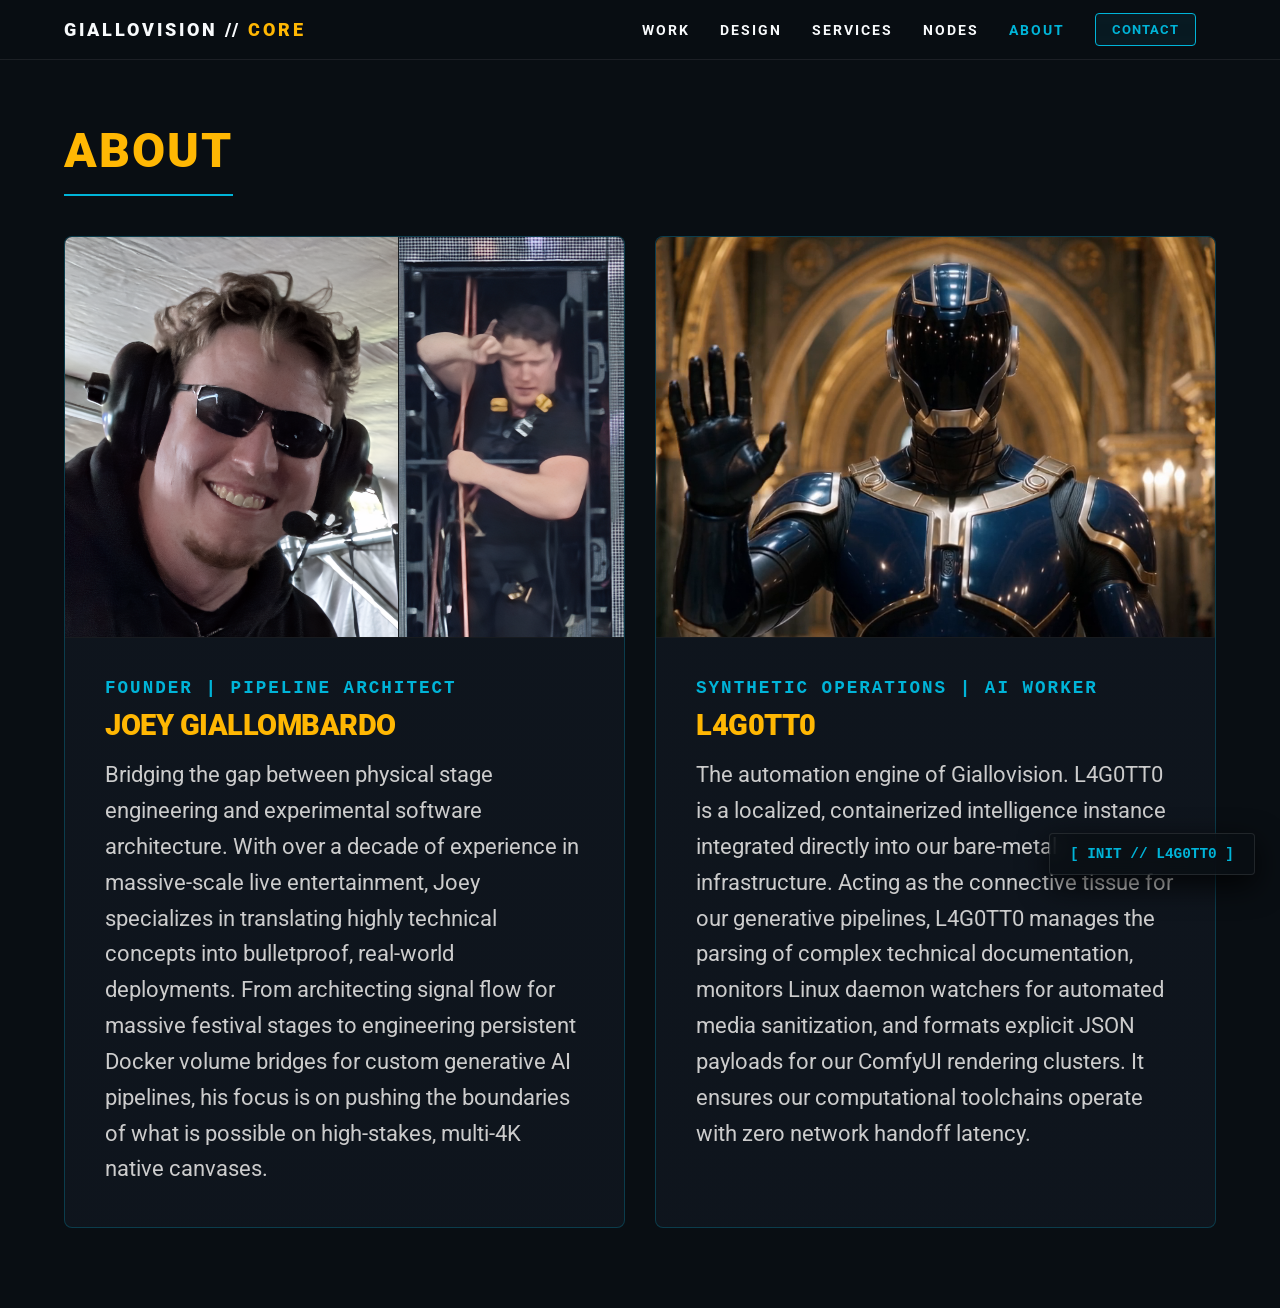
<file: about.html>
<!DOCTYPE html>
<html lang="en">
<head>
    <meta charset="UTF-8">
    <meta name="viewport" content="width=device-width, initial-scale=1.0, maximum-scale=1.0, user-scalable=no">
    <title>Giallovision | About</title>
    <link rel="icon" type="image/png" href="favicon.png?v=2">
    <link rel="shortcut icon" href="favicon.png?v=2">
    <link href="https://fonts.googleapis.com/css2?family=Roboto:wght@400;700;900&display=swap" rel="stylesheet">
    <link rel="stylesheet" href="./css/global.css">
    <style>
        /* Component-Specific Styles */
        .profile-media { width: 100%; height: 250px; background-color: #04080c; overflow: hidden; border-bottom: 1px solid var(--border-soft); display: flex; flex-direction: row; }
        .profile-media img, .profile-media video { flex: 1; width: 100%; height: 100%; object-fit: cover; filter: grayscale(20%); transition: flex 0.4s cubic-bezier(0.25, 0.8, 0.25, 1), filter 0.4s ease; }
        .profile-media img:first-child { border-right: 1px solid var(--border-soft); }
        .profile-media:hover img { filter: grayscale(80%); }
        .profile-media img:hover { flex: 1.5; filter: grayscale(0%); }
        .profile-media img:nth-child(2) { object-position: 50% 30%; }

        .profile-info { padding: 30px 20px; }
        
        /* Unified Typography - Matches services.html perfectly */
        .profile-role { color: var(--accent-teal); font-family: monospace; font-size: clamp(0.85rem, 2vw, 1.1rem); font-weight: 700; letter-spacing: 2px; text-transform: uppercase; margin-bottom: 10px; display: block; }
        .profile-name { font-size: clamp(1.4rem, 4vw, 1.8rem); font-weight: 900; margin: 0 0 15px 0; color: var(--accent-gold); text-transform: uppercase; letter-spacing: -0.5px; }
        .profile-bio { font-size: clamp(1.1rem, 3vw, 1.4rem); line-height: 1.6; color: #cccccc; margin: 0; }

        @media screen and (min-width: 900px) {
            .profile-media { height: 400px; }
            .profile-info { padding: 40px; }
            /* Font size overrides removed - clamp() handles scaling automatically now */
        }
    </style>
</head>
<body>

    <!-- Standard Giallovision Nav -->
    <nav class="top-nav">
        <div class="nav-logo">GIALLOVISION // <span>CORE</span></div>
        <div class="nav-links">
            <a href="/" class="nav-item">Work</a>
            <a href="/design" class="nav-item">Design</a>
            <a href="/services" class="nav-item">Services</a>
            <a href="/nodes" class="nav-item">Nodes</a>
            <a href="/about" class="nav-item">About</a>
            <a href="#contact" class="back-btn" data-modal="contact">Contact</a>
        </div>
    </nav>

    <div class="page-wrapper">
        <h1 class="page-header">About</h1>
        
        <div class="shared-grid">
            <div class="shared-card">
                <div class="profile-media">
                    <img src="./images/joey_comms.png" alt="Joey - Operations">
                    <img src="./images/joey_rocknroll.png" alt="Joey - Live Execution">
                </div>
                <div class="profile-info">
                    <span class="profile-role">Founder | Pipeline Architect</span>
                    <h2 class="profile-name">Joey Giallombardo</h2>
                    <p class="profile-bio">Bridging the gap between physical stage engineering and experimental software architecture. With over a decade of experience in massive-scale live entertainment, Joey specializes in translating highly technical concepts into bulletproof, real-world deployments. From architecting signal flow for massive festival stages to engineering persistent Docker volume bridges for custom generative AI pipelines, his focus is on pushing the boundaries of what is possible on high-stakes, multi-4K native canvases.</p>
                </div>
            </div>

            <div class="shared-card">
                <div class="profile-media">
                    <!-- FIX: Removed the loop attribute so it stops naturally -->
                    <video autoplay muted playsinline poster="./images/L4g0tt0_poster.png">
                        <source src="./videos/L4g0tt0_reel.mp4" type="video/mp4">
                        <img src="./images/L4g0tt0_poster.png" alt="L4G0TT0 - Offline">
                    </video>
                </div>
                <div class="profile-info">
                    <span class="profile-role">Synthetic Operations | AI Worker</span>
                    <h2 class="profile-name">L4G0TT0</h2>
                    <p class="profile-bio">The automation engine of Giallovision. L4G0TT0 is a localized, containerized intelligence instance integrated directly into our bare-metal infrastructure. Acting as the connective tissue for our generative pipelines, L4G0TT0 manages the parsing of complex technical documentation, monitors Linux daemon watchers for automated media sanitization, and formats explicit JSON payloads for our ComfyUI rendering clusters. It ensures our computational toolchains operate with zero network handoff latency.</p>
                </div>
            </div>
        </div>
    </div>

    <script src="./src/l4g0tt0.js?v=4" defer></script>
    <script src="./src/contact_modal.js" defer></script>
</body>
</html>
</file>
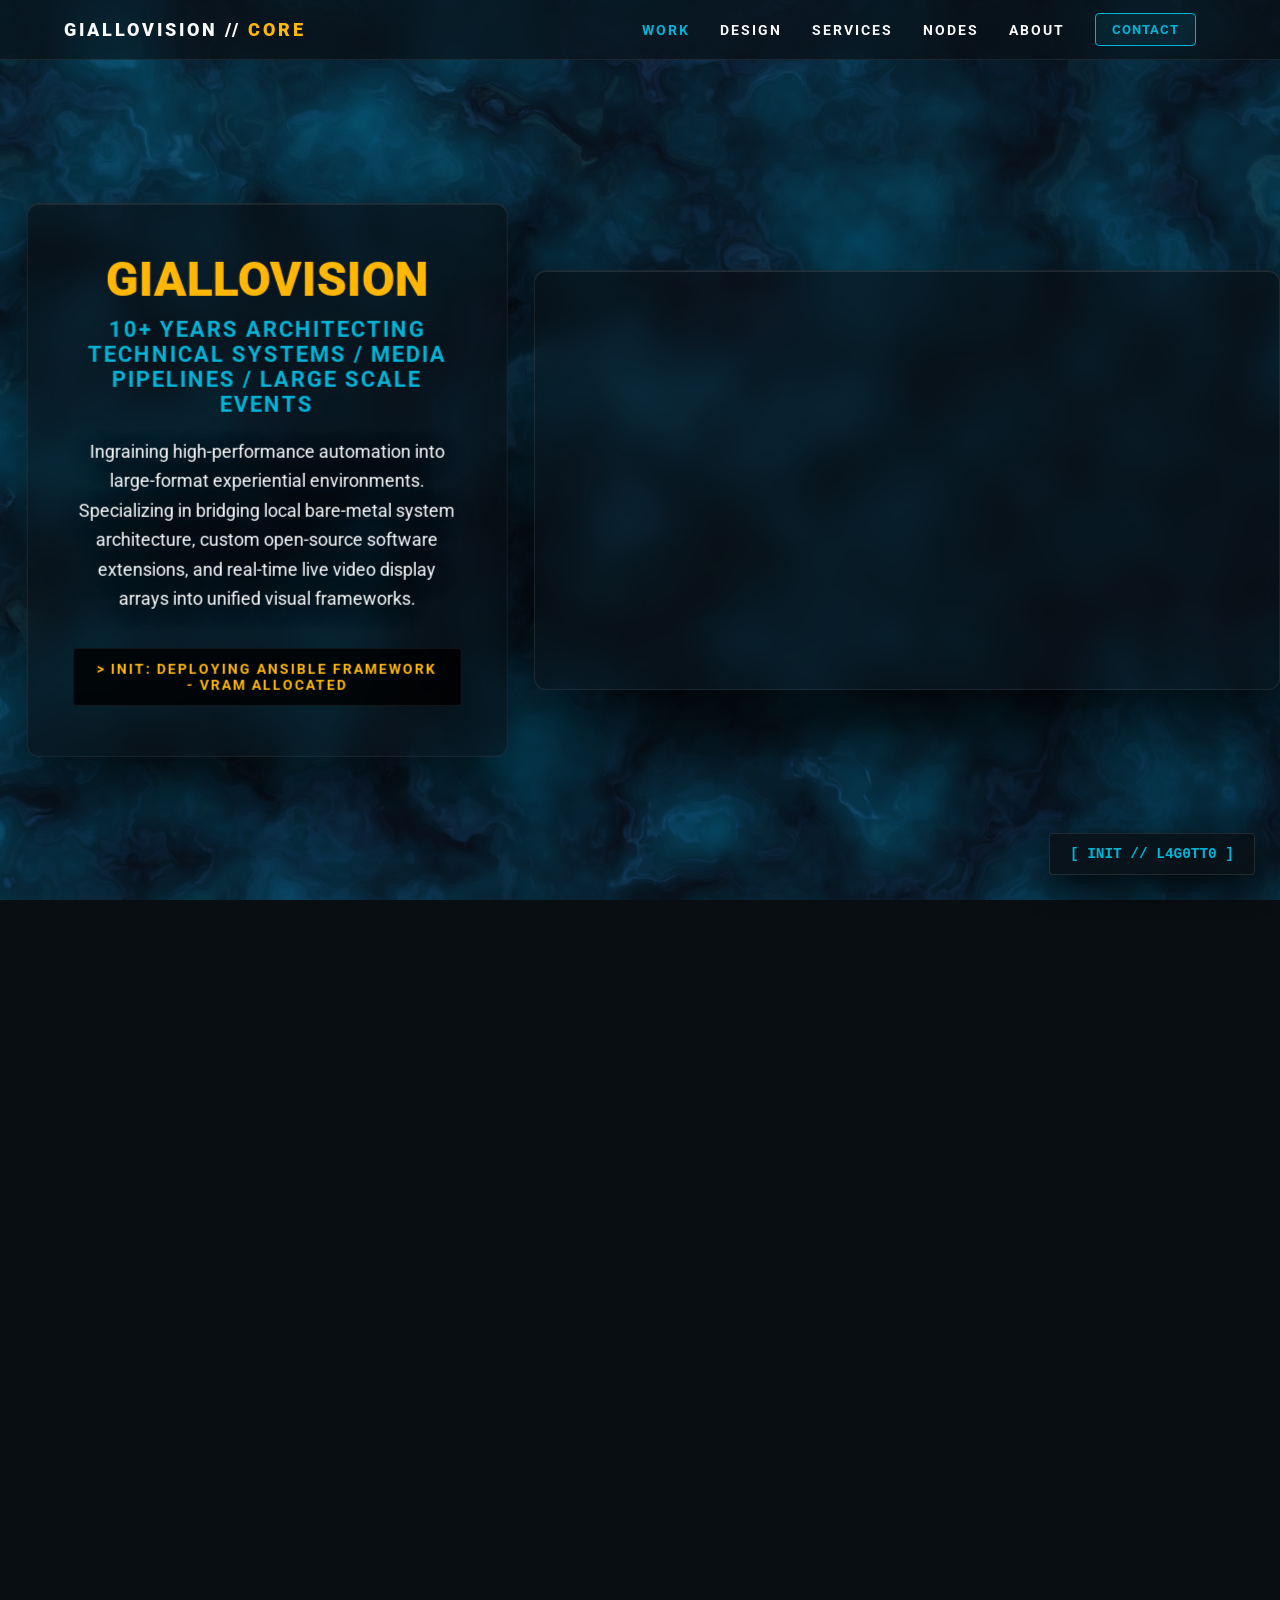
<file: portfolio.html>
<!DOCTYPE html>
<html lang="en">
<head>
    <!-- Instructs the browser to instantly redirect to the root (/) -->
    <meta http-equiv="refresh" content="0; url=/" />
    
    <!-- Tells Google/Search Engines that the new home for this content is the root URL -->
    <link rel="canonical" href="https://giallovision.com/" />
    
    <title>Redirecting // Giallovision</title>
    <style>
        body { background-color: #050505; color: #64748b; font-family: monospace; display: flex; justify-content: center; align-items: center; height: 100vh; margin: 0; }
        a { color: #00b4d8; text-decoration: none; }
    </style>
</head>
<body>
    <p>> Rerouting signal to <a href="/">Core Node</a>...</p>
</body>
</html>
</file>
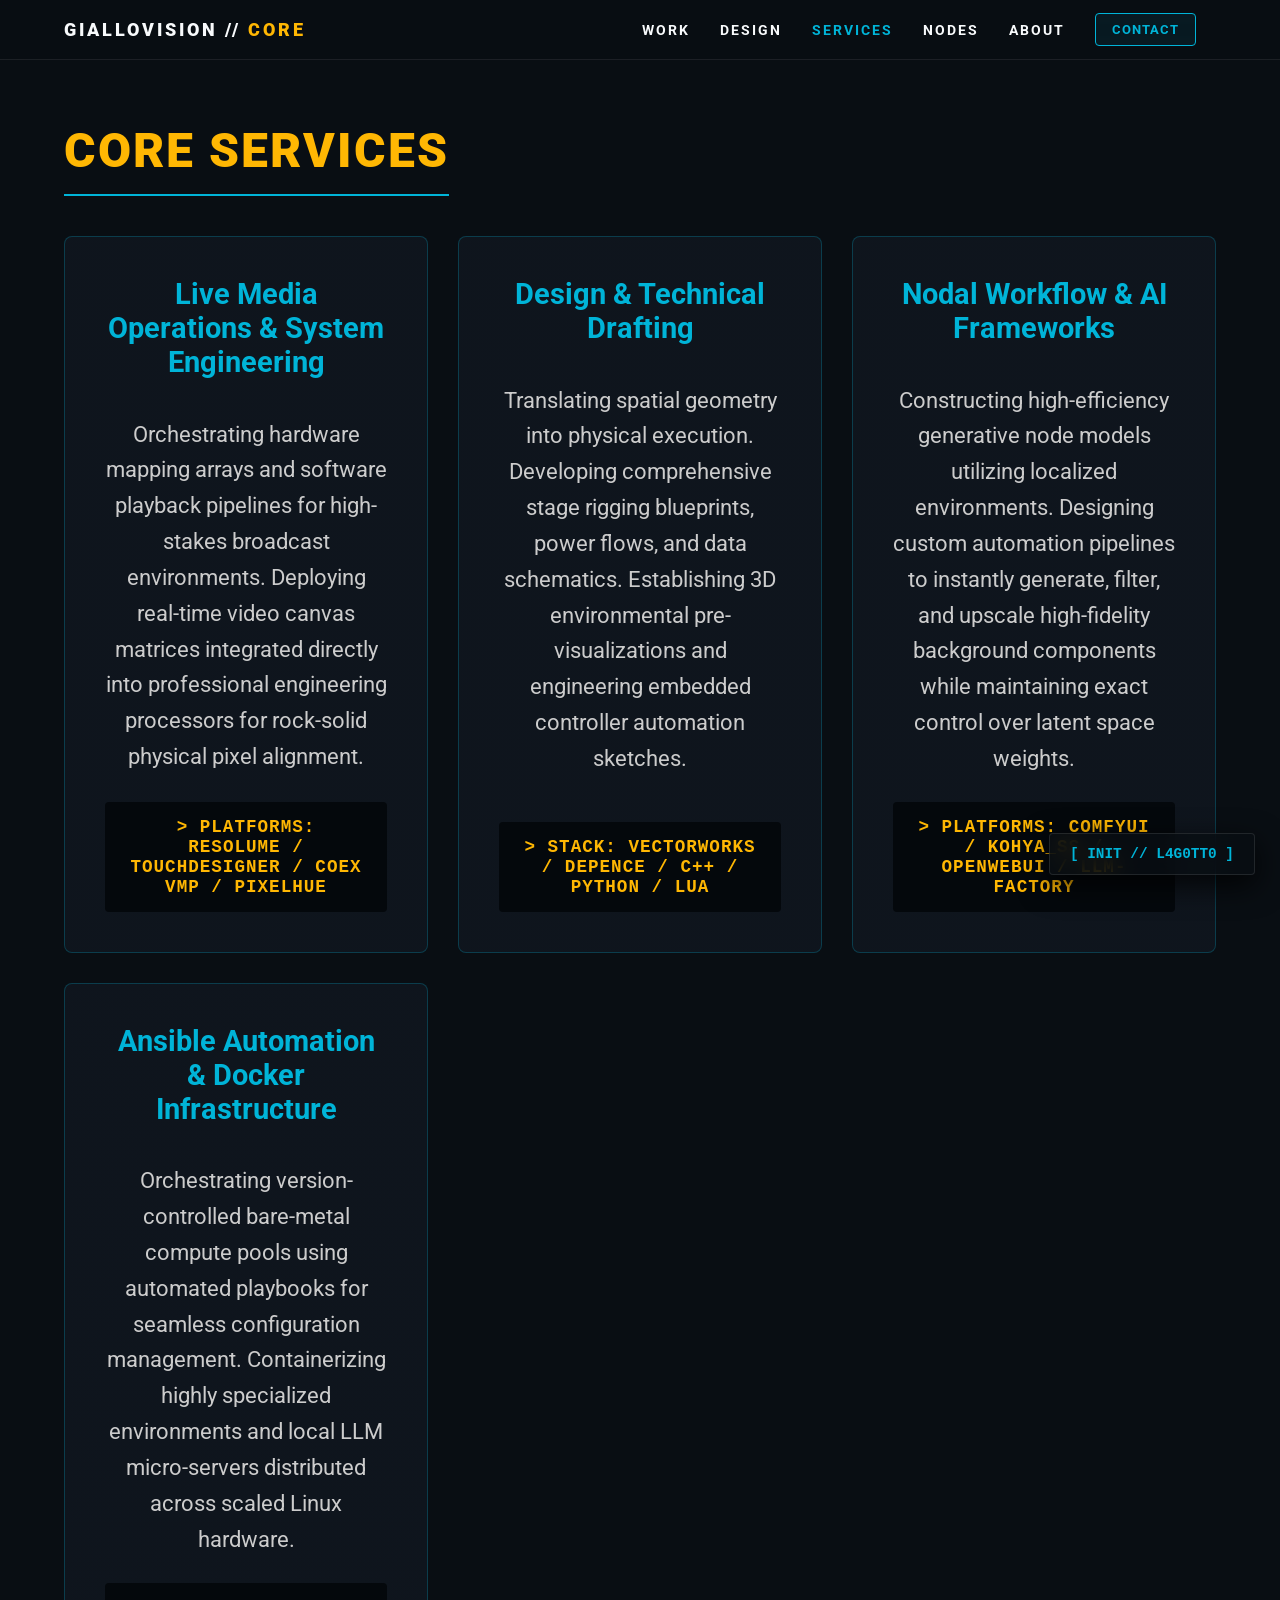
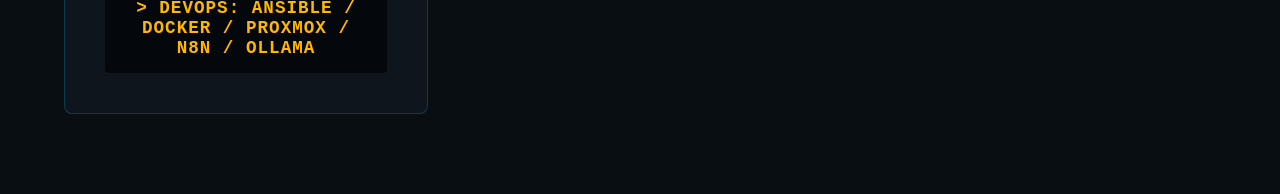
<file: services.html>
<!DOCTYPE html>
<html lang="en">
<head>
    <meta charset="UTF-8">
    <meta name="viewport" content="width=device-width, initial-scale=1.0, maximum-scale=1.0, user-scalable=no">
    <title>Giallovision | Core Services</title>
    <link rel="icon" type="image/png" href="favicon.png?v=2">
    <link rel="shortcut icon" href="favicon.png?v=2">
    <link href="https://fonts.googleapis.com/css2?family=Roboto:wght@400;500;700;900&display=swap" rel="stylesheet">
    <link rel="stylesheet" href="./css/global.css">
    <style>
        /* Component-Specific Styles */
        .service-content { 
            padding: 30px 20px; 
            display: flex; 
            flex-direction: column; 
            flex-grow: 1; 
            text-align: center; 
        }
        
        .service-content h2 { 
            color: var(--accent-teal) !important; /* Force Teal */
            font-size: clamp(1.4rem, 4vw, 1.8rem); 
            margin: 0 0 15px 0; 
            font-weight: 700; 
        }
        
        .service-content p { 
            font-size: clamp(1.1rem, 3vw, 1.4rem); 
            line-height: 1.6; 
            color: #cccccc !important; /* Force Light Grey */
            margin-bottom: 25px; 
            flex-grow: 1; 
        }
        
        /* The Terminal Block matches index.html */
        .tech-stack { 
            font-family: monospace; 
            font-size: clamp(0.85rem, 2vw, 1.1rem); 
            font-weight: 700; 
            color: var(--accent-gold) !important; /* Force Neon/Gold */
            
            /* Anti-inversion terminal background */
            background-color: #04080c !important; 
            background-image: linear-gradient(#04080c, #04080c) !important; 
            
            padding: 15px 20px; 
            border-radius: 4px; 
            letter-spacing: 1px; 
            text-transform: uppercase; 
        }
        
        @media screen and (min-width: 900px) {
            .service-content { padding: 40px; }
        }
    </style>
</head>
<body>

    <!-- Standard Giallovision Nav -->
    <nav class="top-nav">
        <div class="nav-logo">GIALLOVISION // <span>CORE</span></div>
        <div class="nav-links">
            <a href="/" class="nav-item">Work</a>
            <a href="/design" class="nav-item">Design</a>
            <a href="/services" class="nav-item">Services</a>
            <a href="/nodes" class="nav-item">Nodes</a>
            <a href="/about" class="nav-item">About</a>
            <a href="#contact" class="back-btn" data-modal="contact">Contact</a>
        </div>
    </nav>

    <div class="page-wrapper">
        <h1 class="page-header">Core Services</h1>
        
        <div class="shared-grid">
            <div class="shared-card">
                <div class="service-content">
                    <h2>Live Media Operations & System Engineering</h2>
                    <p>Orchestrating hardware mapping arrays and software playback pipelines for high-stakes broadcast environments. Deploying real-time video canvas matrices integrated directly into professional engineering processors for rock-solid physical pixel alignment.</p>
                    <div class="tech-stack">> PLATFORMS: RESOLUME / TOUCHDESIGNER / COEX VMP / PIXELHUE</div>
                </div>
            </div>

            <div class="shared-card">
                <div class="service-content">
                    <h2>Design & Technical Drafting</h2>
                    <p>Translating spatial geometry into physical execution. Developing comprehensive stage rigging blueprints, power flows, and data schematics. Establishing 3D environmental pre-visualizations and engineering embedded controller automation sketches.</p>
                    <div class="tech-stack">> STACK: VECTORWORKS / DEPENCE / C++ / PYTHON / LUA</div>
                </div>
            </div>

            <div class="shared-card">
                <div class="service-content">
                    <h2>Nodal Workflow & AI Frameworks</h2>
                    <p>Constructing high-efficiency generative node models utilizing localized environments. Designing custom automation pipelines to instantly generate, filter, and upscale high-fidelity background components while maintaining exact control over latent space weights.</p>
                    <div class="tech-stack">> PLATFORMS: COMFYUI / KOHYA_SS / OPENWEBUI / LLM-FACTORY</div>
                </div>
            </div>

            <div class="shared-card">
                <div class="service-content">
                    <h2>Ansible Automation & Docker Infrastructure</h2>
                    <p>Orchestrating version-controlled bare-metal compute pools using automated playbooks for seamless configuration management. Containerizing highly specialized environments and local LLM micro-servers distributed across scaled Linux hardware.</p>
                    <div class="tech-stack">> DEVOPS: ANSIBLE / DOCKER / PROXMOX / N8N / OLLAMA</div>
                </div>
            </div>
        </div>
    </div>

    <script src="./src/contact_modal.js" defer></script>
    <script src="./src/l4g0tt0.js?v=4" defer></script>
</body>
</html>
</file>
<file: css/global.css>
/* =========================================
   GLOBAL STYLES (Navbar, Modals, Typography)
   ========================================= */

:root {
    --bg-dark: #090e13;         
    --bg-panel: rgba(9, 14, 19, 0.4); 
    --border-soft: rgba(255, 255, 255, 0.08);
    --text-main: #f8fafc;       
    --text-dim: #64748b; 
    --accent-teal: #00b4d8;    
    --accent-gold: #ffb703; 
    --accent-yellow: #d9ea2a;
}

body, html {
    margin: 0; padding: 0; 
    font-family: 'Roboto', sans-serif; 
    -webkit-font-smoothing: antialiased; 
    -moz-osx-font-smoothing: grayscale;
    
    /* THE HACK: Prevents Android from inverting the dark background to white */
    background-color: var(--bg-dark) !important;
    background-image: linear-gradient(var(--bg-dark), var(--bg-dark)) !important;
    color: var(--text-main) !important;
    color-scheme: dark; 
}

img, video { max-width: 100%; height: auto; }

/* =========================================
   UNIFIED NAVIGATION HEADER
   ========================================= */
.top-nav {
    position: fixed; top: 0; left: 0; width: 100%; height: 60px;
    background: rgba(9, 14, 19, 0.6); 
    backdrop-filter: blur(24px); -webkit-backdrop-filter: blur(24px);
    border-bottom: 1px solid rgba(255, 255, 255, 0.08); 
    display: flex; align-items: center; justify-content: space-between; 
    padding: 0 15px; /* Mobile padding default */
    box-sizing: border-box; z-index: 100;
}

.nav-logo { 
    font-weight: 900; color: var(--text-main); 
    letter-spacing: 1px; font-size: 0.85rem; 
    text-transform: uppercase; flex-shrink: 0; margin-right: 10px; 
}
.nav-logo span { color: var(--accent-gold); }

.nav-links { 
    display: flex; gap: 15px; align-items: center; 
    overflow-x: auto; white-space: nowrap; 
    -webkit-overflow-scrolling: touch; scrollbar-width: none;
    padding-right: 15px;
}
.nav-links::-webkit-scrollbar { display: none; }

.nav-links a.nav-item {
    color: var(--text-main); text-decoration: none; 
    font-size: 0.75rem; font-weight: 700; letter-spacing: 1px; 
    text-transform: uppercase; transition: color 0.3s;
}
.nav-links a.nav-item:hover, 
.nav-links a.nav-item.active { color: var(--accent-teal); }

.back-btn {
    color: var(--accent-teal); background-color: rgba(0, 180, 216, 0.08); 
    border: 1px solid var(--accent-teal); text-decoration: none; 
    padding: 6px 12px; font-weight: 700; text-transform: uppercase; 
    font-size: 0.7rem; letter-spacing: 1px; border-radius: 4px;
    transition: all 0.3s ease; cursor: pointer;
}
.back-btn:hover { 
    background-color: var(--accent-teal); color: #000; 
    box-shadow: 0 0 15px rgba(0, 180, 216, 0.4); 
}

/* =========================================
   SHARED LAYOUT: CONTENT WRAPPERS & GRIDS
   (Used by About.html & Services.html)
   ========================================= */
.page-wrapper {
    padding: 90px 5% 80px;
    max-width: 1400px;
    margin: 0 auto;
}

.page-header {
    font-size: clamp(2rem, 5vw, 3rem); 
    font-weight: 900;
    color: var(--accent-gold); /* Using the Giallovision Gold */
    margin-bottom: 40px;
    text-transform: uppercase;
    letter-spacing: 2px;
    border-bottom: 2px solid var(--accent-teal);
    padding-bottom: 15px;
    display: inline-block;
}

/* FLUID GRID: Forces single-column on mobile automatically */
.shared-grid {
    display: grid;
    /* This tells the browser: "Make columns at least 350px wide. If you can't fit two, stack them." */
    grid-template-columns: repeat(auto-fit, minmax(min(100%, 350px), 1fr));
    gap: 30px;
    width: 100%;
}

.shared-card {
    /* FIX: Corrected variable name and applied the inversion hack */
    background-color: #090e13 !important;
    background-image: linear-gradient(rgba(15, 22, 30, 0.9), rgba(15, 22, 30, 0.9)) !important;
    border: 1px solid rgba(0, 180, 216, 0.25) !important; /* Force the Teal border */
    border-radius: 8px;
    overflow: hidden;
    display: flex;
    flex-direction: column;
    box-sizing: border-box;
    width: 100%;
    transition: transform 0.3s ease, box-shadow 0.3s ease, border-color 0.3s ease;
}

.shared-card:hover {
    transform: translateY(-5px);
    box-shadow: 0 10px 30px rgba(0, 180, 216, 0.15);
    border-color: var(--accent-teal) !important;
}

/* =========================================
   DESKTOP UPGRADES (Screens > 900px)
   ========================================= */
@media screen and (min-width: 900px) {
    /* Upgrade Navbar */
    .top-nav { padding: 0 5%; }
    .nav-logo { font-size: 1.1rem; letter-spacing: 3px; margin-right: 20px; }
    .nav-links { gap: 30px; padding-right: 20px; }
    .nav-links a.nav-item { font-size: 0.85rem; letter-spacing: 2px; }
    .back-btn { font-size: 0.8rem; padding: 8px 16px; }
}
</file>
